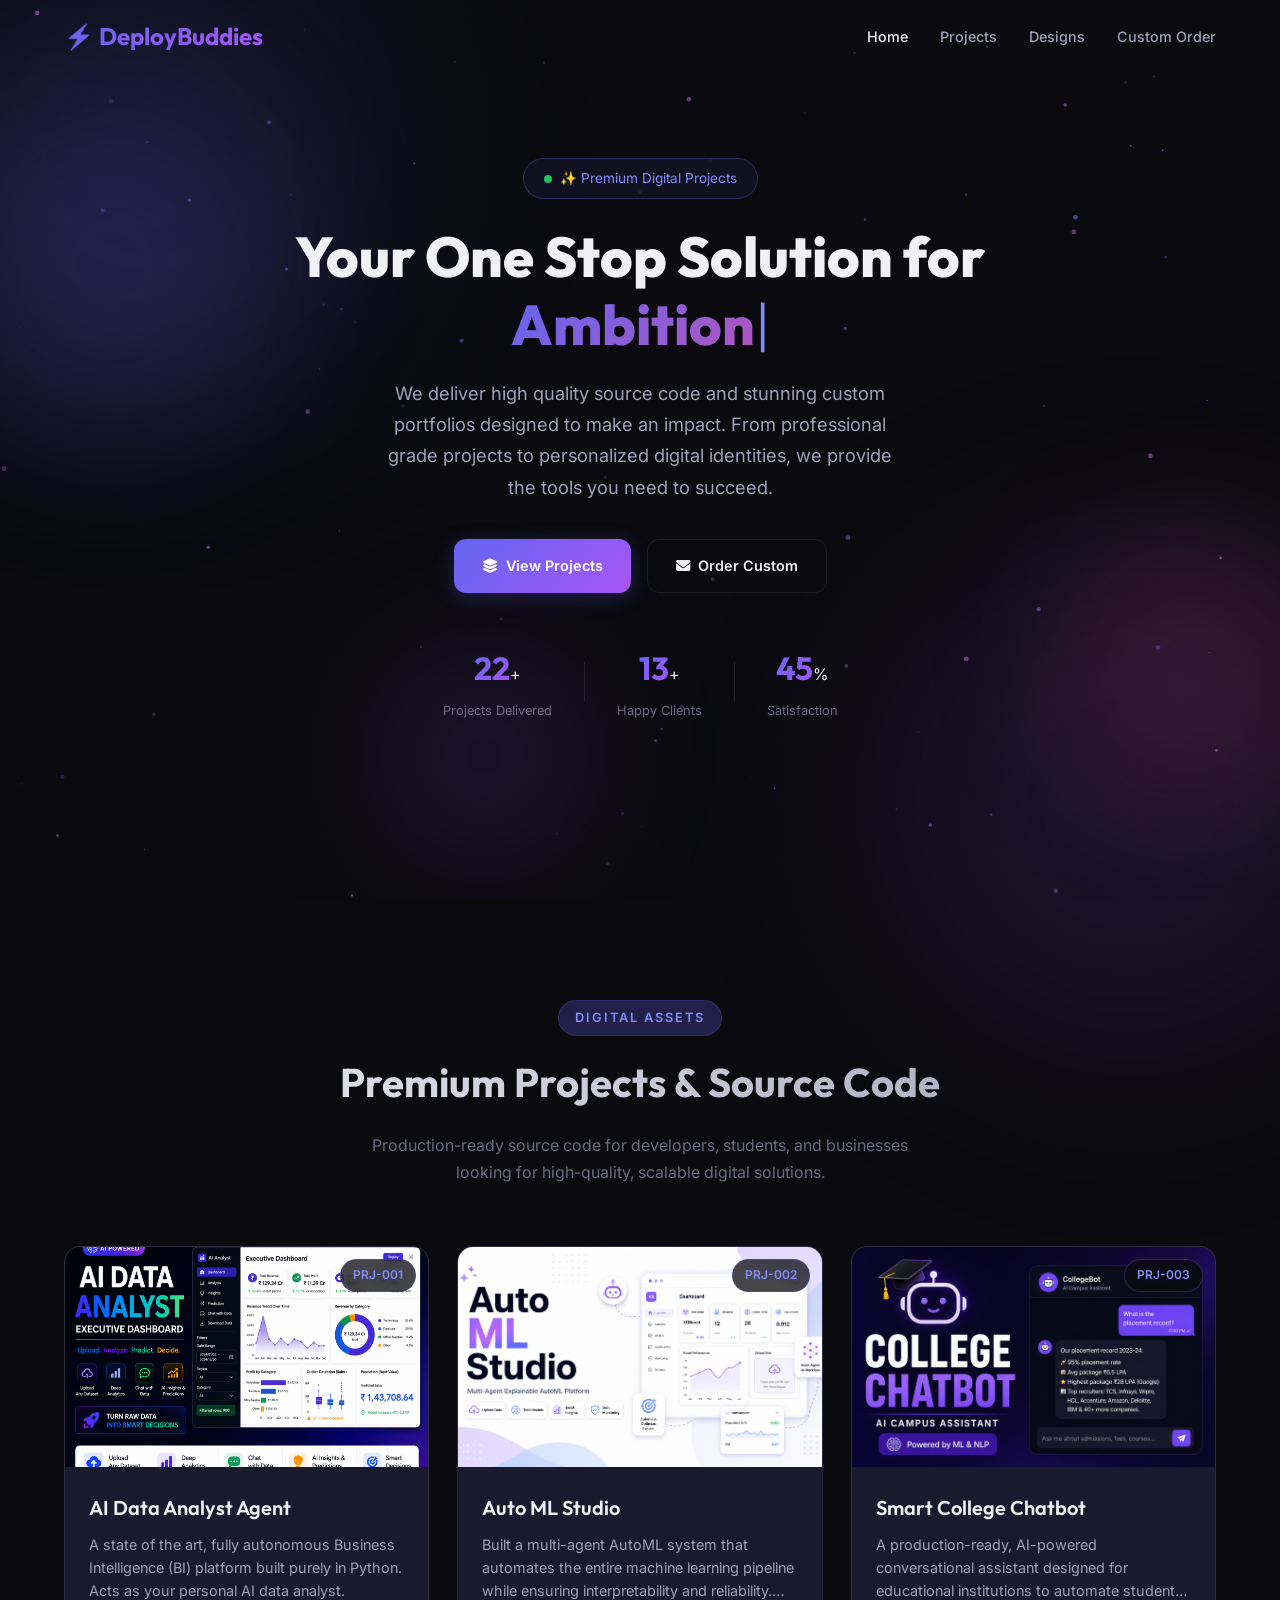
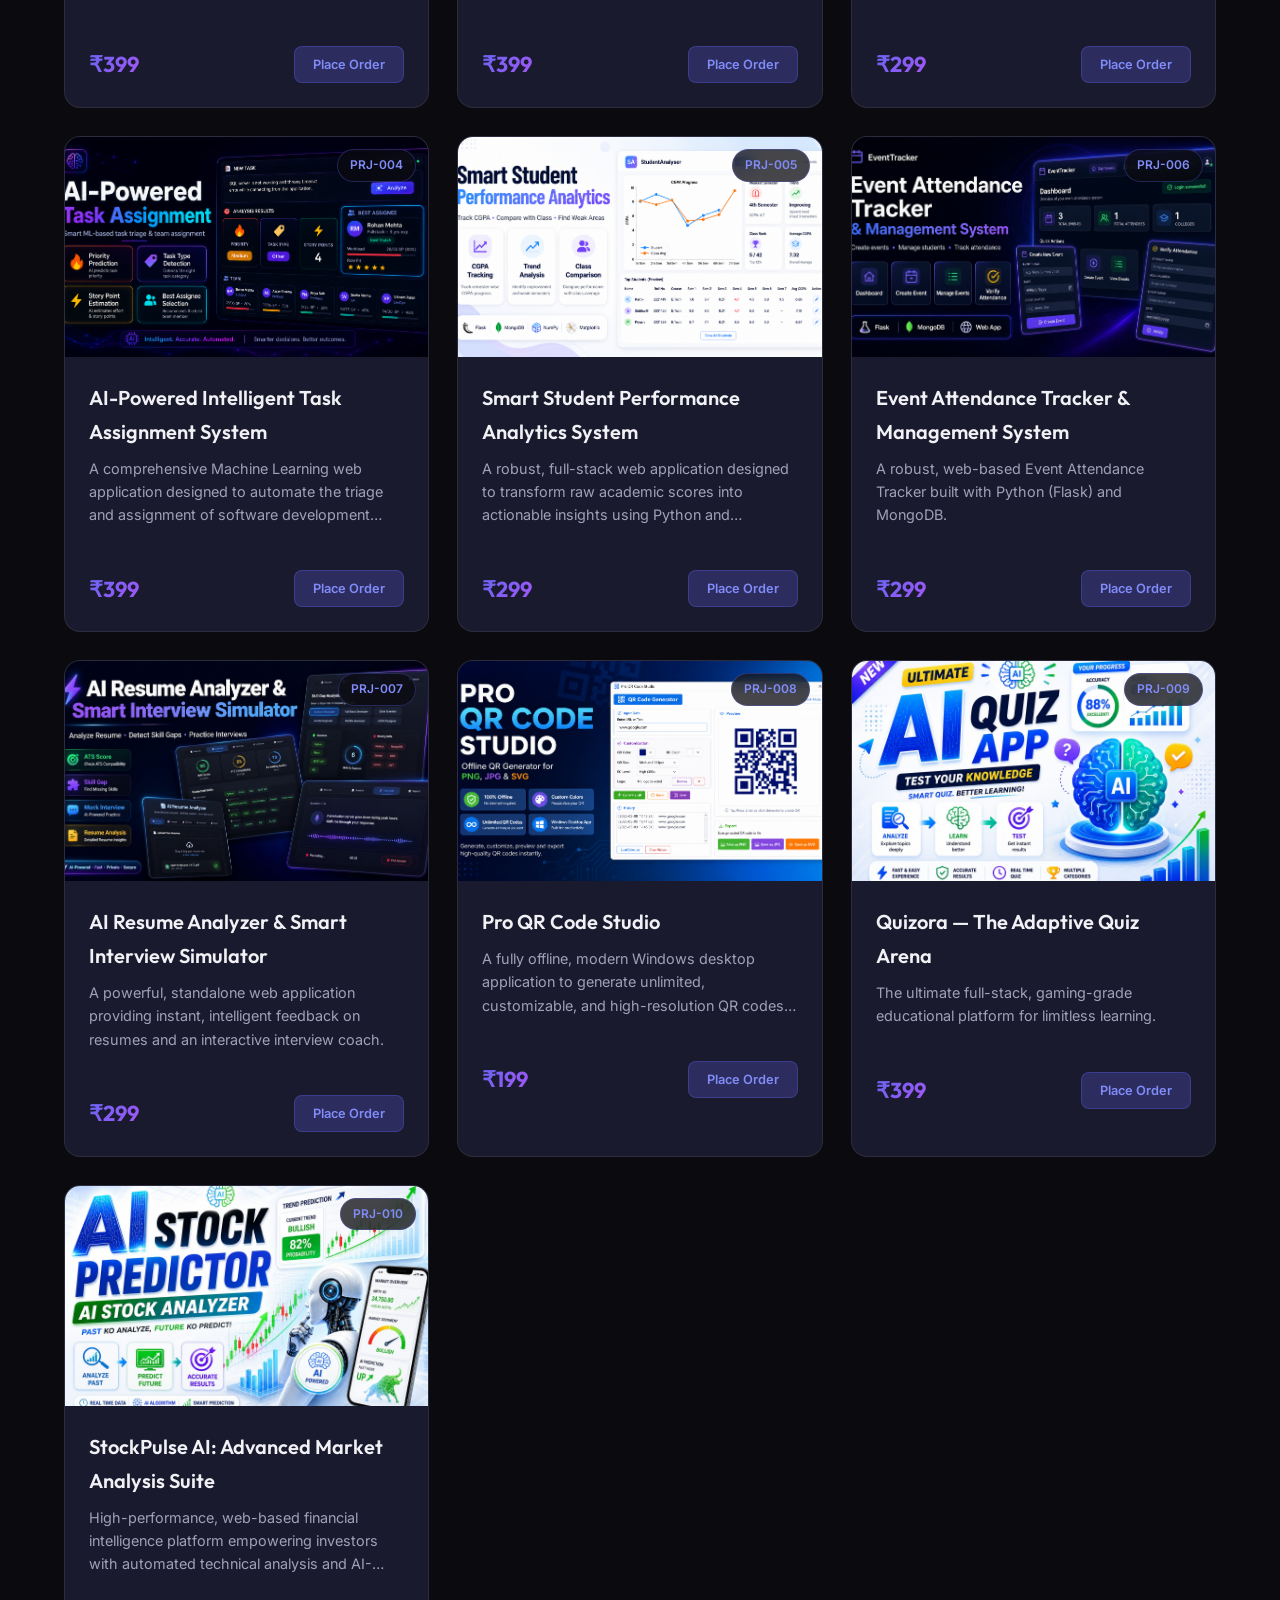
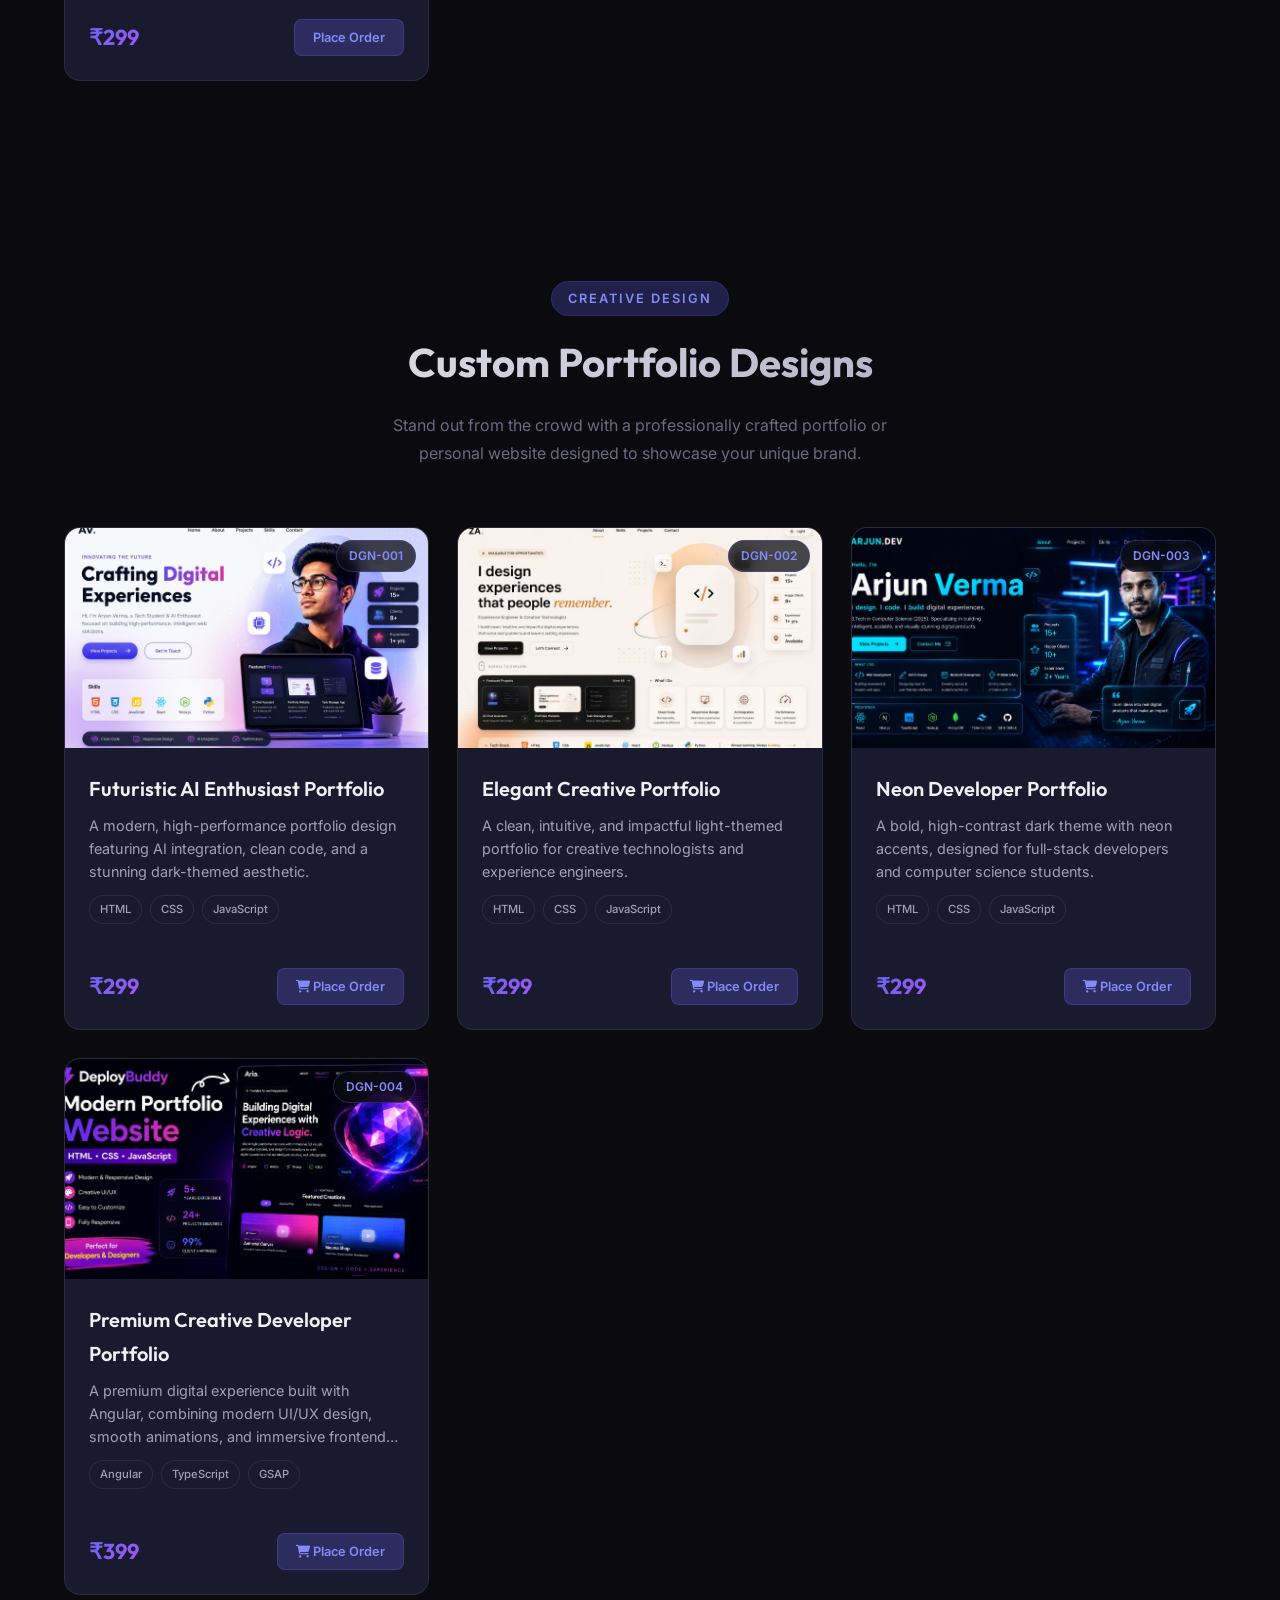
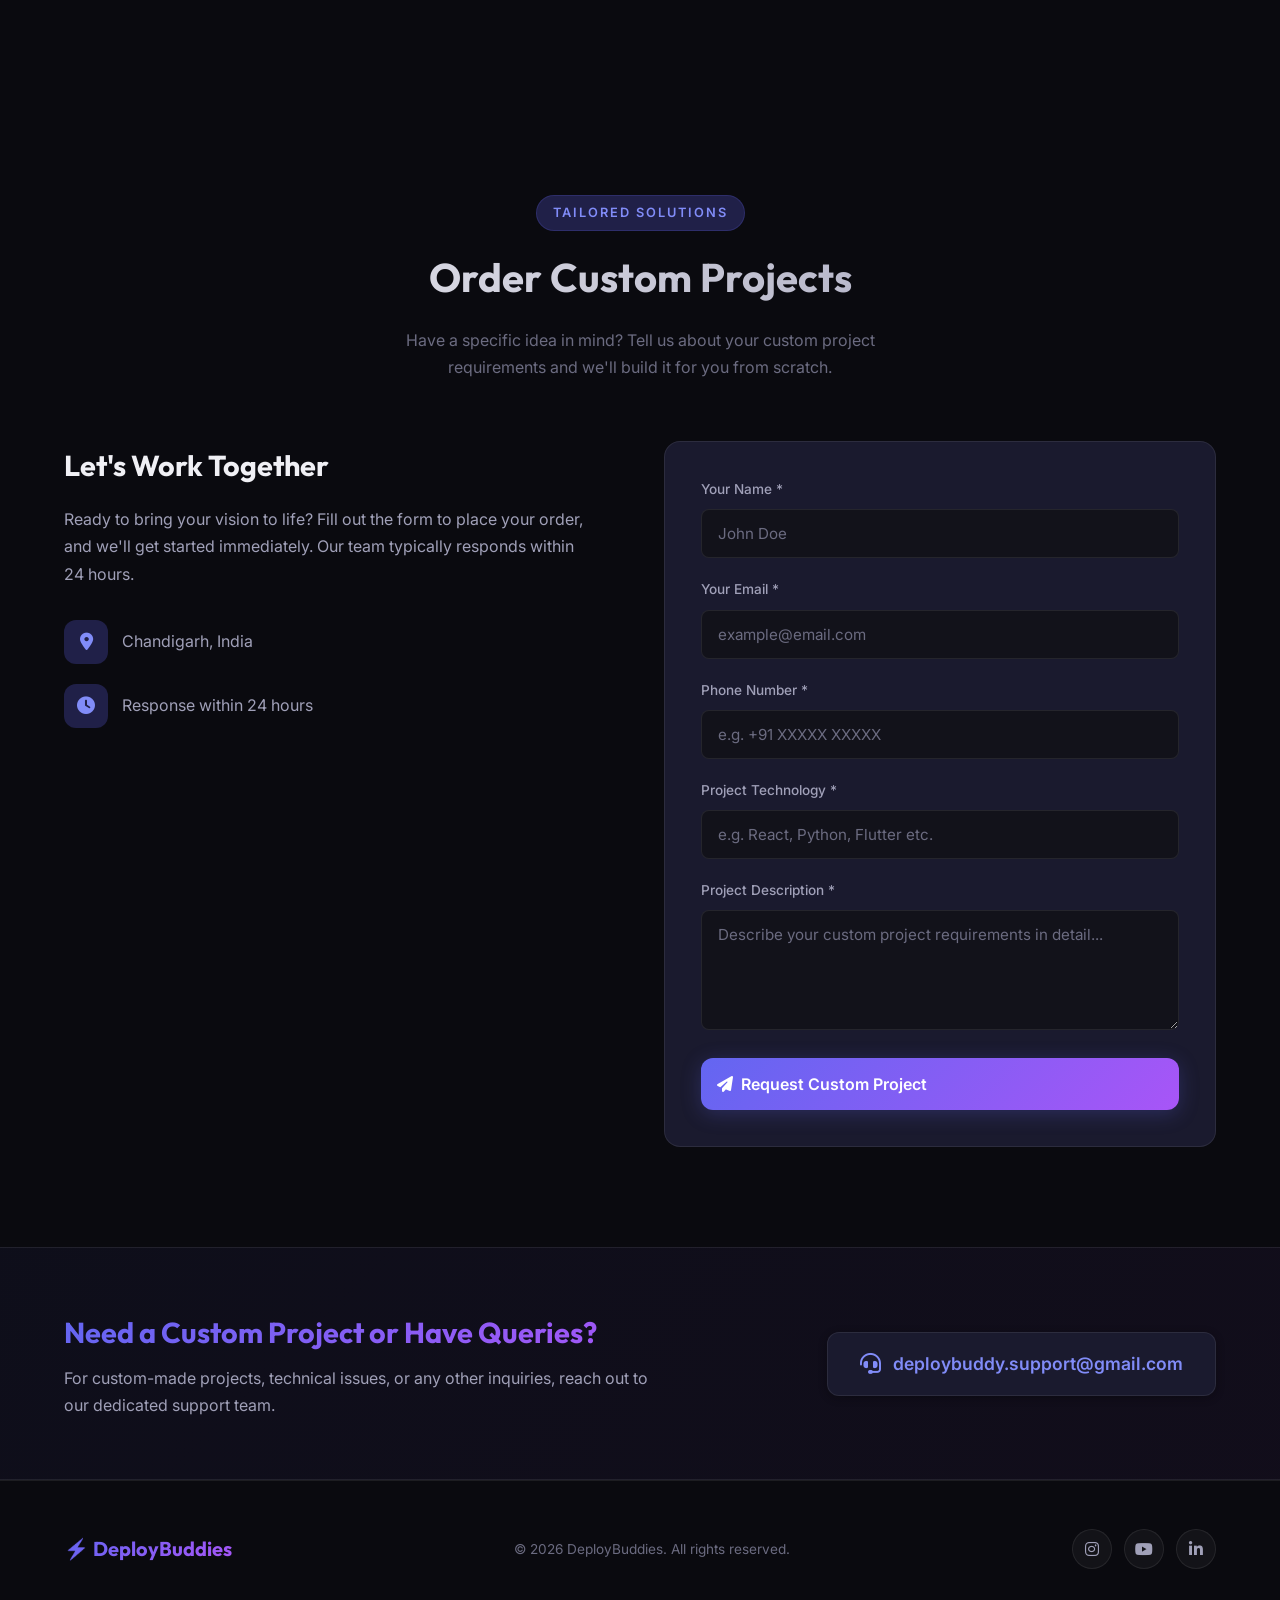
<file: index.html>
<!DOCTYPE html>
<html lang="en">

<head>
  <meta charset="UTF-8" />
  <meta name="viewport" content="width=device-width, initial-scale=1.0" />
  <meta name="description"
    content="Buy premium academic projects, source code, and custom portfolio designs at affordable prices." />
  <title>DeployBuddies — Buy Premium Projects & Custom Portfolios</title>

  <link rel="icon"
    href="data:image/svg+xml,<svg xmlns='http://www.w3.org/2000/svg' viewBox='0 0 100 100'><text y='.9em' font-size='90'>🚀</text></svg>" />

  <link rel="stylesheet" href="css/style.css" />

  <!-- Font Awesome for reliable icons -->
  <link rel="stylesheet" href="https://cdnjs.cloudflare.com/ajax/libs/font-awesome/6.5.1/css/all.min.css" />
</head>

<body>

  <!-- ============ BACKGROUND GLOW EFFECTS ============ -->
  <div class="bg-glow bg-glow--1"></div>
  <div class="bg-glow bg-glow--2"></div>

  <!-- ============ PARTICLE CANVAS (Futuristic Background) ============ -->
  <canvas id="particleCanvas"></canvas>

  <!-- ============ NAVBAR ============ -->
  <nav class="navbar" id="navbar">
    <div class="container">
      <a href="#" class="nav-logo">⚡ DeployBuddies</a>
      <ul class="nav-links" id="navLinks">
        <li><a href="#home">Home</a></li>
        <li><a href="#projects">Projects</a></li>
        <li><a href="#designs">Designs</a></li>
        <li><a href="#contact">Custom Order</a></li>
      </ul>
      <button class="nav-toggle" id="navToggle" aria-label="Toggle menu">
        <span></span><span></span><span></span>
      </button>
    </div>
  </nav>

  <!-- ============ HERO SECTION ============ -->
  <section class="hero section" id="home">
    <!-- Floating orbs for depth -->
    <div class="hero-orb hero-orb--1"></div>
    <div class="hero-orb hero-orb--2"></div>
    <div class="hero-orb hero-orb--3"></div>

    <div class="hero-content">
      <div class="hero-badge">
        <span class="hero-badge__dot"></span>
        ✨ Premium Digital Projects
      </div>
      <h1>Your One Stop Solution for <br><span class="gradient-text" id="typingTarget"></span><span
          class="typing-cursor">|</span>
      </h1>
      <p>We deliver high quality source code and stunning custom portfolios designed to make an impact. From
        professional grade projects to personalized digital identities, we provide the tools you need to succeed.</p>
      <div class="hero-buttons">
        <a href="#projects" class="btn btn-primary">
          <i class="fa-solid fa-layer-group"></i> View Projects
        </a>
        <a href="#contact" class="btn btn-outline">
          <i class="fa-solid fa-envelope"></i> Order Custom
        </a>
      </div>

      <!-- Stats bar -->
      <div class="hero-stats">
        <div class="hero-stat">
          <span class="hero-stat__number" data-target="50">0</span>+
          <span class="hero-stat__label">Projects Delivered</span>
        </div>
        <div class="hero-stat__divider"></div>
        <div class="hero-stat">
          <span class="hero-stat__number" data-target="30">0</span>+
          <span class="hero-stat__label">Happy Clients</span>
        </div>
        <div class="hero-stat__divider"></div>
        <div class="hero-stat">
          <span class="hero-stat__number" data-target="99">0</span>%
          <span class="hero-stat__label">Satisfaction</span>
        </div>
      </div>
    </div>
  </section>

  <!-- ============ PROJECTS SECTION ============ -->
  <section class="section" id="projects">
    <div class="container">
      <div class="section-header">
        <span class="section-label">Digital Assets</span>
        <h2 class="section-title">Premium Projects & Source Code</h2>
        <p class="section-desc">Production-ready source code for developers, students, and businesses looking for
          high-quality, scalable digital solutions.</p>
      </div>

      <div class="projects-grid">
        <!--
          PROJECT CARDS ARE AUTO-GENERATED from js/projects.js
          To add a new project, edit the PROJECTS array in js/projects.js
        -->
        <!-- Cards will be injected here by JavaScript -->
      </div>
    </div>
  </section>

  <!-- ============ DESIGNS SECTION ============ -->
  <section class="section" id="designs">
    <div class="container">
      <div class="section-header">
        <span class="section-label">Creative Design</span>
        <h2 class="section-title">Custom Portfolio Designs</h2>
        <p class="section-desc">Stand out from the crowd with a professionally crafted portfolio or personal website
          designed to showcase your unique brand.</p>
      </div>

      <div class="projects-grid designs-grid">
        <!-- Cards will be injected here by JavaScript -->
      </div>
    </div>
  </section>

  <!-- ============ CONTACT SECTION ============ -->
  <section class="section" id="contact">
    <div class="container">
      <div class="section-header">
        <span class="section-label">Tailored Solutions</span>
        <h2 class="section-title">Order Custom Projects</h2>
        <p class="section-desc">Have a specific idea in mind? Tell us about your custom project requirements and
          we'll build it for you from scratch.</p>
      </div>

      <div class="contact-wrapper">
        <!-- Left: Info -->
        <div class="contact-info">
          <h3>Let's Work Together</h3>
          <p>Ready to bring your vision to life? Fill out the form to place your order, and we'll get started
            immediately. Our team typically responds within 24 hours.</p>

          <div class="contact-detail">
            <div class="contact-detail__icon">
              <i class="fa-solid fa-location-dot" style="color:#818cf8"></i>
            </div>
            <span>Chandigarh, India</span>
          </div>

          <div class="contact-detail">
            <div class="contact-detail__icon">
              <i class="fa-solid fa-clock" style="color:#818cf8"></i>
            </div>
            <span>Response within 24 hours</span>
          </div>
        </div>

        <!-- Right: Form -->
        <div class="contact-form-card">
          <form id="contactForm" action="https://api.web3forms.com/submit" method="POST">
            <input type="hidden" name="access_key" value="f2153d8d-9d6e-4c2c-97e8-056cf482d0ee" />
            <input type="hidden" name="subject" value="New Custom Project Request from DeployBuddies!" />
            <input type="hidden" name="from_name" value="DeployBuddies Website" />

            <div class="form-group">
              <label for="customName">Your Name *</label>
              <input type="text" id="customName" name="name" placeholder="John Doe" required />
            </div>

            <div class="form-group">
              <label for="customEmail">Your Email *</label>
              <input type="email" id="customEmail" name="email" placeholder="example@email.com" required />
            </div>

            <div class="form-group">
              <label for="customPhone">Phone Number *</label>
              <input type="tel" id="customPhone" name="phone" placeholder="e.g. +91 XXXXX XXXXX" required />
            </div>

            <div class="form-group">
              <label for="projectTech">Project Technology *</label>
              <input type="text" id="projectTech" name="project_technology"
                placeholder="e.g. React, Python, Flutter etc." required />
            </div>

            <div class="form-group">
              <label for="customMessage">Project Description *</label>
              <textarea id="customMessage" name="message"
                placeholder="Describe your custom project requirements in detail..." required></textarea>
            </div>

            <button type="submit" class="btn btn-primary form-submit-btn">
              <i class="fa-solid fa-paper-plane"></i> Request Custom Project
            </button>
          </form>
        </div>
      </div>
    </div>
  </section>

  <!-- ============ SUPPORT SECTION ============ -->
  <section class="support-banner">
    <div class="container">
      <div class="support-content">
        <div class="support-text">
          <h3>Need a Custom Project or Have Queries?</h3>
          <p>For custom-made projects, technical issues, or any other inquiries, reach out to our dedicated support
            team.</p>
        </div>
        <a href="mailto:deploybuddy.support@gmail.com" class="support-email">
          <i class="fa-solid fa-headset"></i> deploybuddy.support@gmail.com
        </a>
      </div>
    </div>
  </section>

  <!-- ============ FOOTER ============ -->
  <footer class="footer">
    <div class="container">
      <div class="footer-content">
        <span class="footer-logo">⚡ DeployBuddies</span>
        <p class="footer-text">&copy; 2026 DeployBuddies. All rights reserved.</p>
        <div class="social-links">
          <a href="https://www.instagram.com/deploybuddy_01?utm_source=qr&igsh=MWFxYm02bm1xaGc2eA==" target="_blank"
            rel="noopener" aria-label="Instagram">
            <i class="fa-brands fa-instagram"></i>
          </a>
          <a href="https://www.youtube.com/@DeployBuddy" target="_blank" rel="noopener" aria-label="YouTube">
            <i class="fa-brands fa-youtube"></i>
          </a>
          <a href="https://www.linkedin.com/in/deploy-buddy-735727408?utm_source=share_via&utm_content=profile&utm_medium=member_android"
            target="_blank" rel="noopener" aria-label="LinkedIn">
            <i class="fa-brands fa-linkedin-in"></i>
          </a>
        </div>
      </div>
    </div>
  </footer>

  <!-- ============ SCRIPTS ============ -->
  <!-- ============ ORDER MODAL ============ -->
  <div class="modal-overlay" id="orderModalOverlay">
    <div class="order-modal">
      <span class="modal-close" id="closeOrderModal">&times;</span>
      <div class="modal-header">
        <h2 class="modal-title">Place Your Order</h2>
        <p class="modal-subtitle">Fill in the details below to complete your order for this project.</p>
      </div>
      <form class="modal-form" id="orderForm" action="https://api.web3forms.com/submit"
        method="POST">
        <input type="hidden" name="access_key" value="f2153d8d-9d6e-4c2c-97e8-056cf482d0ee" />
        <input type="hidden" name="subject" value="New Order Request from DeployBuddies!" id="orderSubject" />
        <input type="hidden" name="from_name" value="DeployBuddies Order" />

        <div class="form-group">
          <label for="orderName">Your Name *</label>
          <input type="text" id="orderName" name="name" placeholder="Enter your full name" required />
        </div>

        <div class="form-group">
          <label for="orderProjectName">Project Name / ID</label>
          <input type="text" id="orderProjectName" name="project_name" readonly
            style="background: var(--bg-glass); color: var(--text-muted); cursor: not-allowed;" />
        </div>

        <div class="form-group">
          <label for="orderEmail">Email Address *</label>
          <input type="email" id="orderEmail" name="email" placeholder="example@email.com" required />
        </div>

        <div class="form-group">
          <label for="orderPhone">Phone Number *</label>
          <input type="tel" id="orderPhone" name="phone" placeholder="e.g. +91 XXXXX XXXXX" required />
        </div>

        <div class="form-group">
          <label for="orderDescription">Any other Description (Optional)</label>
          <textarea id="orderDescription" name="description"
            placeholder="Any specific requirements or questions?"></textarea>
        </div>

        <button type="submit" class="btn btn-primary">
          <i class="fa-solid fa-cart-shopping"></i> Confirm Order
        </button>
      </form>
    </div>
  </div>

  <script src="js/projects.js"></script>
  <script src="js/designs.js"></script>
  <script src="js/script.js"></script>
</body>

</html>
</file>
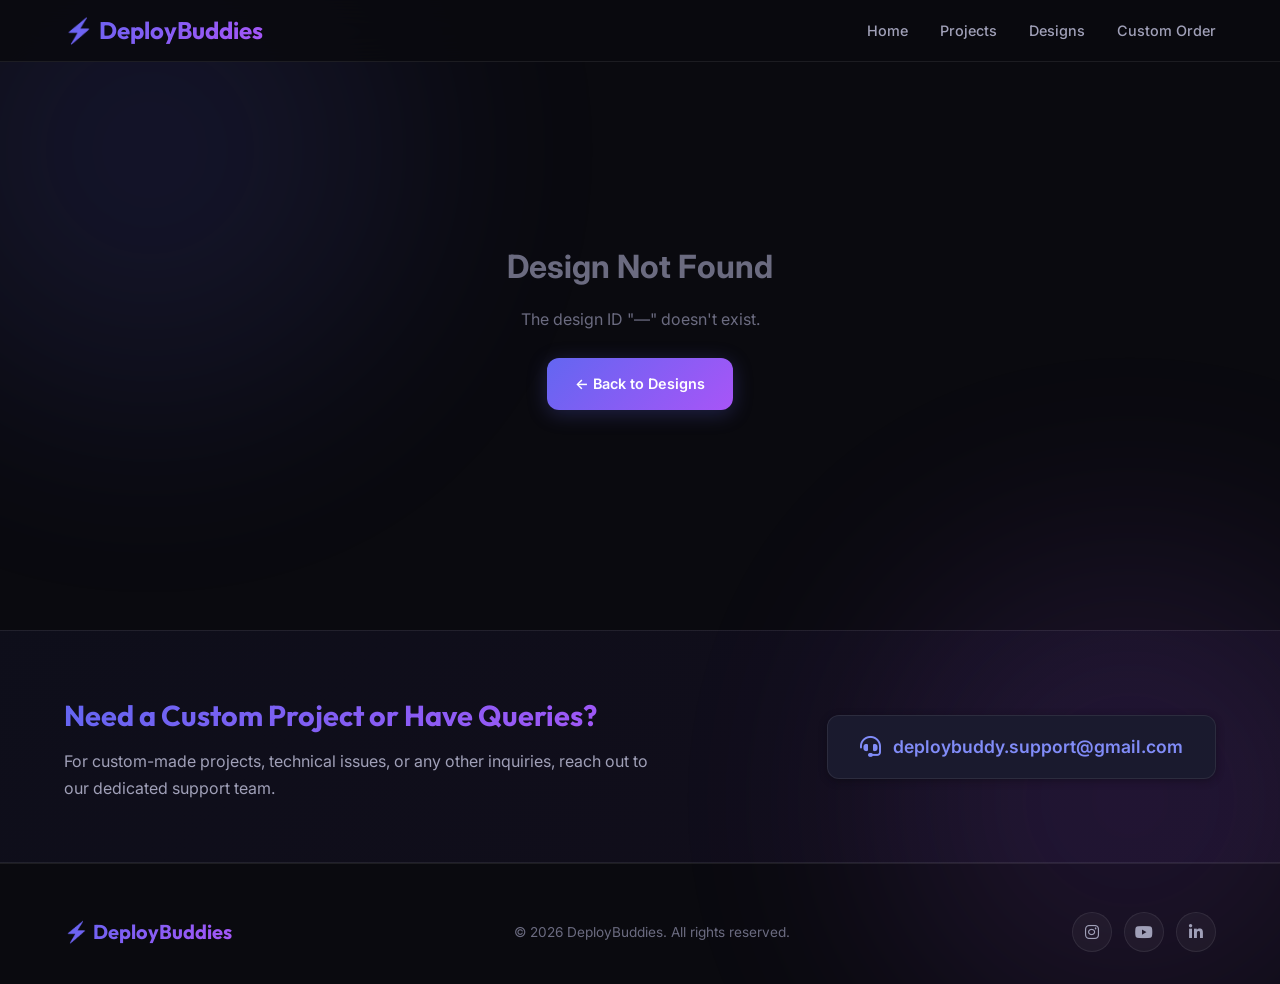
<file: design.html>
<!DOCTYPE html>
<html lang="en">

<head>
  <meta charset="UTF-8" />
  <meta name="viewport" content="width=device-width, initial-scale=1.0" />
  <meta name="description" content="Design details — view screenshots, features, and info." />
  <title>Design Details — DeployBuddies</title>

  <link rel="icon"
    href="data:image/svg+xml,<svg xmlns='http://www.w3.org/2000/svg' viewBox='0 0 100 100'><text y='.9em' font-size='90'>🚀</text></svg>" />

  <link rel="stylesheet" href="css/style.css" />
  <link rel="stylesheet" href="https://cdnjs.cloudflare.com/ajax/libs/font-awesome/6.5.1/css/all.min.css" />
</head>

<body>

  <!-- Background Glows -->
  <div class="bg-glow bg-glow--1"></div>
  <div class="bg-glow bg-glow--2"></div>

  <!-- Navbar -->
  <nav class="navbar scrolled" id="navbar">
    <div class="container">
      <a href="index.html" class="nav-logo">⚡ DeployBuddies</a>
      <ul class="nav-links" id="navLinks">
        <li><a href="index.html">Home</a></li>
        <li><a href="index.html#projects">Projects</a></li>
        <li><a href="index.html#designs">Designs</a></li>
        <li><a href="index.html#contact">Custom Order</a></li>
      </ul>
      <button class="nav-toggle" id="navToggle" aria-label="Toggle menu">
        <span></span><span></span><span></span>
      </button>
    </div>
  </nav>

  <!-- Main Detail Content (populated by JS) -->
  <main class="detail-page" id="detailPage">
    <div class="detail-loading" id="detailLoading">
      <div class="spinner"></div>
      <p>Loading design...</p>
    </div>
  </main>

  <!-- ============ SUPPORT SECTION ============ -->
  <section class="support-banner">
    <div class="container">
      <div class="support-content">
        <div class="support-text">
          <h3>Need a Custom Project or Have Queries?</h3>
          <p>For custom-made projects, technical issues, or any other inquiries, reach out to our dedicated support
            team.</p>
        </div>
        <a href="mailto:deploybuddy.support@gmail.com" class="support-email">
          <i class="fa-solid fa-headset"></i> deploybuddy.support@gmail.com
        </a>
      </div>
    </div>
  </section>

  <!-- ============ FOOTER ============ -->
  <footer class="footer">
    <div class="container">
      <div class="footer-content">
        <span class="footer-logo">⚡ DeployBuddies</span>
        <p class="footer-text">&copy; 2026 DeployBuddies. All rights reserved.</p>
        <div class="social-links">
          <a href="https://www.instagram.com/deploybuddy_01?utm_source=qr&igsh=MWFxYm02bm1xaGc2eA==" target="_blank"
            rel="noopener" aria-label="Instagram">
            <i class="fa-brands fa-instagram"></i>
          </a>
          <a href="https://www.youtube.com/@DeployBuddy" target="_blank" rel="noopener" aria-label="YouTube">
            <i class="fa-brands fa-youtube"></i>
          </a>
          <a href="https://www.linkedin.com/in/deploy-buddy-735727408?utm_source=share_via&utm_content=profile&utm_medium=member_android"
            target="_blank" rel="noopener" aria-label="LinkedIn">
            <i class="fa-brands fa-linkedin-in"></i>
          </a>
        </div>
      </div>
    </div>
  </footer>

  <div class="lightbox" id="lightbox">
    <span class="lightbox-close" id="lightboxClose">&times;</span>
    <img class="lightbox-content" id="lightboxImg">
  </div>

  <!-- Order Modal -->
  <div class="modal-overlay" id="orderModalOverlay">
    <div class="order-modal">
      <span class="modal-close" id="closeOrderModal">&times;</span>
      <div class="modal-header">
        <h2 class="modal-title">Place Your Order</h2>
        <p class="modal-subtitle">Fill in the details below to complete your order for this project.</p>
      </div>
      <form class="modal-form" id="orderForm" action="https://api.web3forms.com/submit" method="POST">
        <input type="hidden" name="access_key" value="f2153d8d-9d6e-4c2c-97e8-056cf482d0ee" />
        <input type="hidden" name="subject" value="New Order Request from DeployBuddies!" id="orderSubject" />
        <input type="hidden" name="from_name" value="DeployBuddies Order" />

        <div class="form-group">
          <label for="orderName">Your Name *</label>
          <input type="text" id="orderName" name="name" placeholder="Enter your full name" required />
        </div>

        <div class="form-group">
          <label for="orderProjectName">Project Name / ID</label>
          <input type="text" id="orderProjectName" name="project_name" readonly style="background: var(--bg-glass); color: var(--text-muted); cursor: not-allowed;" />
        </div>

        <div class="form-group">
          <label for="orderEmail">Email Address *</label>
          <input type="email" id="orderEmail" name="email" placeholder="example@email.com" required />
        </div>

        <div class="form-group">
          <label for="orderPhone">Phone Number *</label>
          <input type="tel" id="orderPhone" name="phone" placeholder="e.g. +91 XXXXX XXXXX" required />
        </div>

        <div class="form-group">
          <label for="orderDescription">Any other Description (Optional)</label>
          <textarea id="orderDescription" name="description" placeholder="Any specific requirements?"></textarea>
        </div>

        <button type="submit" class="btn btn-primary">
          <i class="fa-solid fa-cart-shopping"></i> Confirm Order
        </button>
      </form>
    </div>
  </div>

  <!-- Scripts -->
  <script src="js/designs.js"></script>
  <script>
    document.addEventListener('DOMContentLoaded', () => {

      // ── Mobile nav toggle ──
      const navToggle = document.querySelector('.nav-toggle');
      const navLinks = document.querySelector('.nav-links');
      navToggle.addEventListener('click', () => navLinks.classList.toggle('active'));
      navLinks.querySelectorAll('a').forEach(l => l.addEventListener('click', () => navLinks.classList.remove('active')));

      // ── Get project ID from URL ──
      const params = new URLSearchParams(window.location.search);
      const projectId = params.get('id');
      const project = DESIGNS.find(p => p.id === projectId);
      const detailPage = document.getElementById('detailPage');
      const loading = document.getElementById('detailLoading');

      if (!project) {
        loading.innerHTML = `
          <div style="text-align:center;padding:120px 24px;">
            <h2 style="font-size:2rem;margin-bottom:12px;">Design Not Found</h2>
            <p style="color:var(--text-muted);margin-bottom:24px;">The design ID "${projectId || '—'}" doesn't exist.</p>
            <a href="index.html#designs" class="btn btn-primary">← Back to Designs</a>
          </div>`;
        return;
      }

      // ── Update page title ──
      document.title = `${project.title} — DeployBuddies`;

      // ── Build the detail page ──
      detailPage.innerHTML = `
        <div class="container">

          <!-- Breadcrumb -->
          <div class="detail-breadcrumb">
            <a href="index.html">Home</a>
            <i class="fa-solid fa-chevron-right" style="font-size:10px"></i>
            <a href="index.html#designs">Designs</a>
            <i class="fa-solid fa-chevron-right" style="font-size:10px"></i>
            <span>${project.title}</span>
          </div>

          <!-- Top Section: Gallery + Info -->
          <div class="detail-top">

            <!-- Image Gallery -->
            <div class="detail-gallery">
              <div class="detail-gallery__main">
                <img src="${project.screenshots[0]}" alt="${project.title} screenshot" id="galleryMain" />
              </div>
              <div class="detail-gallery__thumbs" id="galleryThumbs">
                ${project.screenshots.map((src, i) => `
                  <button class="detail-gallery__thumb ${i === 0 ? 'active' : ''}" data-index="${i}">
                    <img src="${src}" alt="Screenshot ${i + 1}" />
                  </button>
                `).join('')}
              </div>
            </div>

            <!-- Project Info -->
            <div class="detail-info">
              <span class="detail-info__badge">${project.category}</span>
              <span class="detail-info__id">${project.id}</span>
              <h1 class="detail-info__title">${project.title}</h1>
              <p class="detail-info__desc">${project.fullDesc}</p>
              ${project.price ? `<div class="detail-info__price-row">
                <span class="detail-info__price">${project.price}</span>
              </div>` : ''}
              <div class="detail-info__actions">
                <button class="btn btn-primary detail-order-btn" data-pid="${project.id}" data-ptitle="${project.title}">
                  <i class="fa-solid fa-cart-shopping"></i> Place Order
                </button>
                <a href="index.html#designs" class="btn btn-outline">
                  <i class="fa-solid fa-arrow-left"></i> All Designs
                </a>
              </div>

              <!-- Tech Stack -->
              <div class="detail-info__tech">
                <h4>Tech Stack</h4>
                <div class="detail-tech-tags">
                  ${project.techStack.map(t => `<span class="tech-tag">${t}</span>`).join('')}
                </div>
              </div>
            </div>
          </div>

          <!-- Features Section -->
          <div class="detail-features" style="margin-top: 48px;">
            <h2 class="detail-features__title">
              <i class="fa-solid fa-star" style="color:#6366f1"></i>
              Design Highlights
            </h2>
            <div class="detail-features__grid">
              ${project.features.map(f => `
                <div class="feature-item">
                  <i class="fa-solid fa-check" style="color:#22c55e;flex-shrink:0"></i>
                  <span>${f}</span>
                </div>
              `).join('')}
            </div>
          </div>

          <!-- CTA Banner -->
          <div class="detail-cta">
            <div class="detail-cta__text">
              <h3>Love this layout?</h3>
              <p>Place your order now and we'll start building your personal portfolio based on this layout!</p>
            </div>
            <button class="btn btn-primary detail-order-btn" data-pid="${project.id}" data-ptitle="${project.title}">
              <i class="fa-solid fa-paper-plane"></i> Place Order
            </button>
          </div>

        </div>
      `;

      // ── Gallery thumbnail click ──
      const mainImg = document.getElementById('galleryMain');
      document.querySelectorAll('.detail-gallery__thumb').forEach(thumb => {
        thumb.addEventListener('click', () => {
          const idx = parseInt(thumb.dataset.index);
          mainImg.src = project.screenshots[idx];
          document.querySelectorAll('.detail-gallery__thumb').forEach(t => t.classList.remove('active'));
          thumb.classList.add('active');
        });
      });

      // ── Lightbox Logic ──
      const lightbox = document.getElementById('lightbox');
      const lightboxImg = document.getElementById('lightboxImg');
      const lightboxClose = document.getElementById('lightboxClose');

      mainImg.addEventListener('click', () => {
        lightbox.style.display = 'flex';
        setTimeout(() => lightbox.classList.add('show'), 10);
        lightboxImg.src = mainImg.src;
      });

      const closeLightbox = () => {
        lightbox.classList.remove('show');
        setTimeout(() => lightbox.style.display = 'none', 300);
      };

      lightboxClose.addEventListener('click', closeLightbox);
      lightbox.addEventListener('click', (e) => {
        if (e.target !== lightboxImg) {
          closeLightbox();
        }
      });

      // ── Modal Logic ──
      const modalOverlay = document.getElementById('orderModalOverlay');
      const closeBtn = document.getElementById('closeOrderModal');
      const orderForm = document.getElementById('orderForm');
      const orderProjectNameField = document.getElementById('orderProjectName');
      const orderSubjectField = document.getElementById('orderSubject');

      function openOrderModal(id, title) {
        if (!modalOverlay) return;
        if (orderProjectNameField) orderProjectNameField.value = `${title} (${id})`;
        if (orderSubjectField) orderSubjectField.value = `New Order Request: ${title} [${id}]`;
        modalOverlay.classList.add('show');
        document.body.style.overflow = 'hidden';
      }

      function closeOrderModal() {
        if (!modalOverlay) return;
        modalOverlay.classList.remove('show');
        document.body.style.overflow = '';
      }

      if (closeBtn) closeBtn.addEventListener('click', closeOrderModal);
      if (modalOverlay) {
        modalOverlay.addEventListener('click', (e) => {
          if (e.target === modalOverlay) closeOrderModal();
        });
      }

      // Submission is handled in script.js via AJAX

      document.addEventListener('click', (e) => {
        const btn = e.target.closest('.detail-order-btn');
        if (btn) {
          openOrderModal(btn.dataset.pid, btn.dataset.ptitle);
        }
      });
    });
  </script>

</body>

</html>
</file>
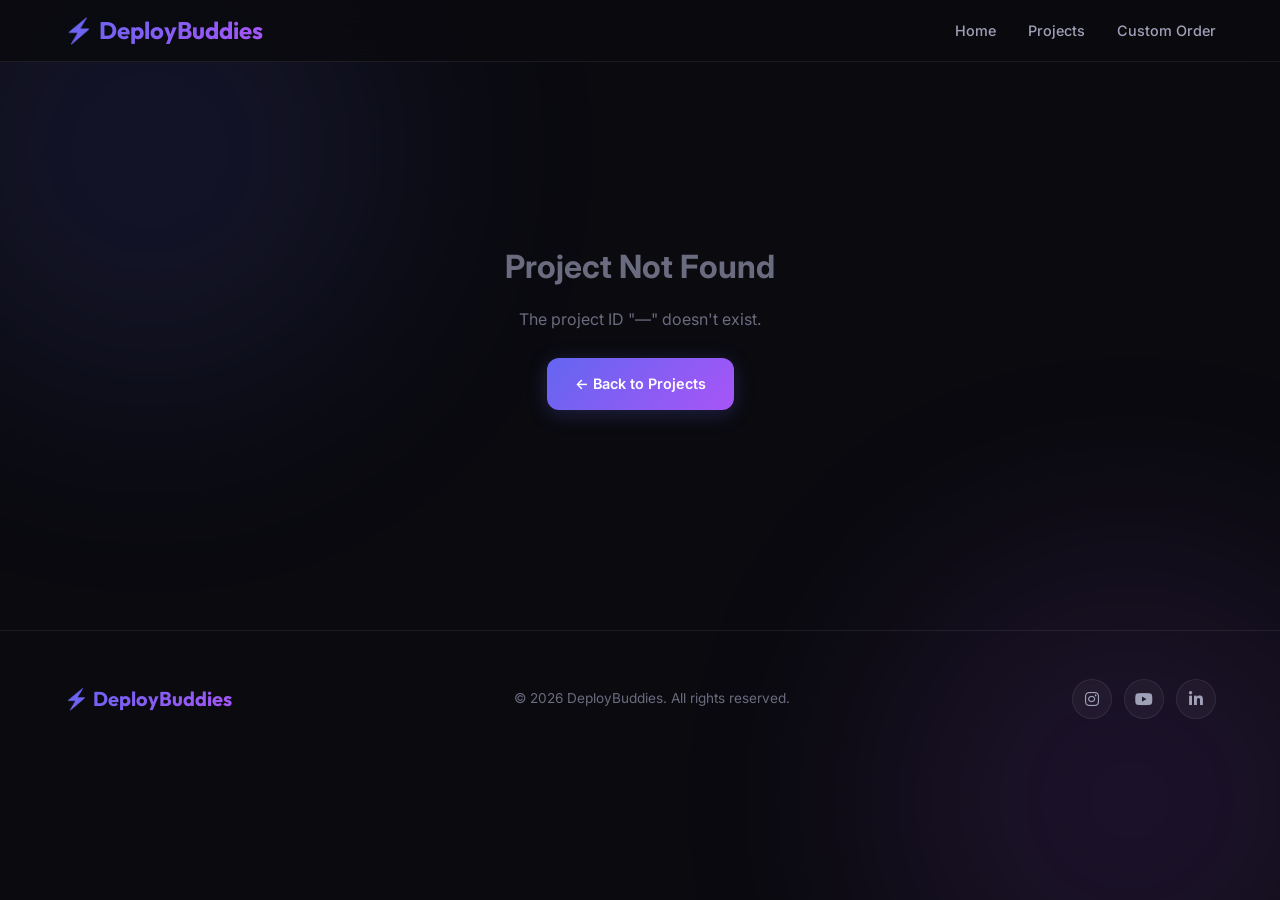
<file: project.html>
<!DOCTYPE html>
<html lang="en">

<head>
  <meta charset="UTF-8" />
  <meta name="viewport" content="width=device-width, initial-scale=1.0" />
  <meta name="description" content="Project details — view screenshots, features, and pricing." />
  <title>Project Details — DeployBuddies</title>

  <link rel="icon"
    href="data:image/svg+xml,<svg xmlns='http://www.w3.org/2000/svg' viewBox='0 0 100 100'><text y='.9em' font-size='90'>🚀</text></svg>" />

  <link rel="stylesheet" href="css/style.css" />
  <link rel="stylesheet" href="https://cdnjs.cloudflare.com/ajax/libs/font-awesome/6.5.1/css/all.min.css" />
</head>

<body>

  <!-- Background Glows -->
  <div class="bg-glow bg-glow--1"></div>
  <div class="bg-glow bg-glow--2"></div>

  <!-- Navbar -->
  <nav class="navbar scrolled" id="navbar">
    <div class="container">
      <a href="index.html" class="nav-logo">⚡ DeployBuddies</a>
      <ul class="nav-links" id="navLinks">
        <li><a href="index.html">Home</a></li>
        <li><a href="index.html#projects">Projects</a></li>
        <li><a href="index.html#contact">Custom Order</a></li>
      </ul>
      <button class="nav-toggle" id="navToggle" aria-label="Toggle menu">
        <span></span><span></span><span></span>
      </button>
    </div>
  </nav>

  <!-- Main Detail Content (populated by JS) -->
  <main class="detail-page" id="detailPage">
    <div class="detail-loading" id="detailLoading">
      <div class="spinner"></div>
      <p>Loading project...</p>
    </div>
  </main>

  <!-- Footer -->
  <footer class="footer">
    <div class="container">
      <div class="footer-content">
        <span class="footer-logo">⚡ DeployBuddies</span>
        <p class="footer-text">&copy; 2026 DeployBuddies. All rights reserved.</p>
        <div class="social-links">
          <a href="https://www.instagram.com/deploybuddy_01?utm_source=qr&igsh=MWFxYm02bm1xaGc2eA==" target="_blank"
            rel="noopener" aria-label="Instagram">
            <i class="fa-brands fa-instagram"></i>
          </a>
          <a href="https://www.youtube.com/@DeployBuddy" target="_blank" rel="noopener" aria-label="YouTube">
            <i class="fa-brands fa-youtube"></i>
          </a>
          <a href="https://www.linkedin.com/in/deploy-buddy-735727408?utm_source=share_via&utm_content=profile&utm_medium=member_android"
            target="_blank" rel="noopener" aria-label="LinkedIn">
            <i class="fa-brands fa-linkedin-in"></i>
          </a>
        </div>
      </div>
    </div>
  </footer>

  <!-- Lightbox Modal -->
  <div class="lightbox" id="lightbox">
    <span class="lightbox-close" id="lightboxClose">&times;</span>
    <img class="lightbox-content" id="lightboxImg">
  </div>

  <!-- Order Modal -->
  <div class="modal-overlay" id="orderModalOverlay">
    <div class="order-modal">
      <span class="modal-close" id="closeOrderModal">&times;</span>
      <div class="modal-header">
        <h2 class="modal-title">Place Your Order</h2>
        <p class="modal-subtitle">Fill in the details below to complete your order for this project.</p>
      </div>
      <form class="modal-form" id="orderForm" action="https://api.web3forms.com/submit" method="POST">
        <input type="hidden" name="access_key" value="f2153d8d-9d6e-4c2c-97e8-056cf482d0ee" />
        <input type="hidden" name="subject" value="New Order Request from DeployBuddies!" id="orderSubject" />
        <input type="hidden" name="from_name" value="DeployBuddies Order" />

        <div class="form-group">
          <label for="orderName">Your Name *</label>
          <input type="text" id="orderName" name="name" placeholder="Enter your full name" required />
        </div>

        <div class="form-group">
          <label for="orderProjectName">Project Name / ID</label>
          <input type="text" id="orderProjectName" name="project_name" readonly style="background: var(--bg-glass); color: var(--text-muted); cursor: not-allowed;" />
        </div>

        <div class="form-group">
          <label for="orderEmail">Email Address *</label>
          <input type="email" id="orderEmail" name="email" placeholder="example@email.com" required />
        </div>

        <div class="form-group">
          <label for="orderPhone">Phone Number *</label>
          <input type="tel" id="orderPhone" name="phone" placeholder="e.g. +91 XXXXX XXXXX" required />
        </div>

        <div class="form-group">
          <label for="orderDescription">Any other Description (Optional)</label>
          <textarea id="orderDescription" name="description" placeholder="Any specific requirements?"></textarea>
        </div>

        <button type="submit" class="btn btn-primary">
          <i class="fa-solid fa-cart-shopping"></i> Confirm Order
        </button>
      </form>
    </div>
  </div>

  <!-- Scripts -->
  <script src="js/projects.js"></script>
  <script>
    document.addEventListener('DOMContentLoaded', () => {

      // ── Mobile nav toggle ──
      const navToggle = document.querySelector('.nav-toggle');
      const navLinks = document.querySelector('.nav-links');
      navToggle.addEventListener('click', () => navLinks.classList.toggle('active'));
      navLinks.querySelectorAll('a').forEach(l => l.addEventListener('click', () => navLinks.classList.remove('active')));

      // ── Get project ID from URL ──
      const params = new URLSearchParams(window.location.search);
      const projectId = params.get('id');
      const project = PROJECTS.find(p => p.id === projectId);
      const detailPage = document.getElementById('detailPage');
      const loading = document.getElementById('detailLoading');

      if (!project) {
        loading.innerHTML = `
          <div style="text-align:center;padding:120px 24px;">
            <h2 style="font-size:2rem;margin-bottom:12px;">Project Not Found</h2>
            <p style="color:var(--text-muted);margin-bottom:24px;">The project ID "${projectId || '—'}" doesn't exist.</p>
            <a href="index.html" class="btn btn-primary">← Back to Projects</a>
          </div>`;
        return;
      }

      // ── Update page title ──
      document.title = `${project.title} — DeployBuddies`;

      // ── Build the detail page ──
      detailPage.innerHTML = `
        <div class="container">

          <!-- Breadcrumb -->
          <div class="detail-breadcrumb">
            <a href="index.html">Home</a>
            <i class="fa-solid fa-chevron-right" style="font-size:10px"></i>
            <a href="index.html#projects">Projects</a>
            <i class="fa-solid fa-chevron-right" style="font-size:10px"></i>
            <span>${project.title}</span>
          </div>

          <!-- Top Section: Gallery + Info -->
          <div class="detail-top">

            <!-- Image Gallery -->
            <div class="detail-gallery">
              <div class="detail-gallery__main">
                <img src="${project.screenshots[0]}" alt="${project.title} screenshot" id="galleryMain" />
              </div>
              <div class="detail-gallery__thumbs" id="galleryThumbs">
                ${project.screenshots.map((src, i) => `
                  <button class="detail-gallery__thumb ${i === 0 ? 'active' : ''}" data-index="${i}">
                    <img src="${src}" alt="Screenshot ${i + 1}" />
                  </button>
                `).join('')}
              </div>
            </div>

            <!-- Project Info -->
            <div class="detail-info">
              <span class="detail-info__badge">${project.category}</span>
              <span class="detail-info__id">${project.id}</span>
              <h1 class="detail-info__title">${project.title}</h1>
              <p class="detail-info__desc">${project.fullDesc}</p>
              <div class="detail-info__price-row">
                <span class="detail-info__price">${project.price}</span>
              </div>
              <div class="detail-info__actions">
                <button class="btn btn-primary detail-order-btn" data-pid="${project.id}" data-ptitle="${project.title}">
                  <i class="fa-solid fa-cart-shopping"></i> Place Order
                </button>
                ${project.demoVideo ? `
                <a href="${project.demoVideo}" target="_blank" rel="noopener" class="btn" style="background: #ef4444; color: white; border: 1px solid #ef4444;">
                  <i class="fa-brands fa-youtube"></i> Watch Demo
                </a>
                ` : ''}
                <a href="index.html#projects" class="btn btn-outline">
                  <i class="fa-solid fa-arrow-left"></i> All Projects
                </a>
              </div>

              <!-- Tech Stack -->
              <div class="detail-info__tech">
                <h4>Tech Stack</h4>
                <div class="detail-tech-tags">
                  ${project.techStack.map(t => `<span class="tech-tag">${t}</span>`).join('')}
                </div>
              </div>
            </div>
          </div>

          <!-- Problem Statement & Solution -->
          ${project.problemStatement ? `
          <div class="detail-content-section problem">
            <h2 class="detail-content-section__title">
              <i class="fa-solid fa-triangle-exclamation"></i>
              Problem Statement
            </h2>
            <div class="detail-content-section__body">${project.problemStatement}</div>
          </div>
          ` : ''}

          ${project.solution ? `
          <div class="detail-content-section solution">
            <h2 class="detail-content-section__title">
              <i class="fa-solid fa-lightbulb"></i>
              Solution & Approach
            </h2>
            <div class="detail-content-section__body">${project.solution}</div>
          </div>
          ` : ''}

          <!-- Features Section -->
          <div class="detail-features">
            <h2 class="detail-features__title">
              <i class="fa-solid fa-circle-check" style="color:#6366f1"></i>
              What's Included
            </h2>
            <div class="detail-features__grid">
              ${project.features.map(f => `
                <div class="feature-item">
                  <i class="fa-solid fa-check" style="color:#22c55e;flex-shrink:0"></i>
                  <span>${f}</span>
                </div>
              `).join('')}
            </div>
          </div>

          <!-- CTA Banner -->
          <div class="detail-cta">
            <div class="detail-cta__text">
              <h3>Ready to own this project?</h3>
              <p>Place your order now and we'll get in touch to finalize the delivery.</p>
            </div>
            <button class="btn btn-primary detail-order-btn" data-pid="${project.id}" data-ptitle="${project.title}">
              <i class="fa-solid fa-paper-plane"></i> Place Order
            </button>
          </div>

        </div>
      `;

      // ── Gallery thumbnail click ──
      const mainImg = document.getElementById('galleryMain');
      document.querySelectorAll('.detail-gallery__thumb').forEach(thumb => {
        thumb.addEventListener('click', () => {
          const idx = parseInt(thumb.dataset.index);
          mainImg.src = project.screenshots[idx];
          document.querySelectorAll('.detail-gallery__thumb').forEach(t => t.classList.remove('active'));
          thumb.classList.add('active');
        });
      });

      // ── Lightbox Logic ──
      const lightbox = document.getElementById('lightbox');
      const lightboxImg = document.getElementById('lightboxImg');
      const lightboxClose = document.getElementById('lightboxClose');

      mainImg.addEventListener('click', () => {
        lightbox.style.display = 'flex';
        // brief timeout to allow display:flex to apply before adding class for opacity transition
        setTimeout(() => lightbox.classList.add('show'), 10);
        lightboxImg.src = mainImg.src;
      });

      const closeLightbox = () => {
        lightbox.classList.remove('show');
        setTimeout(() => lightbox.style.display = 'none', 300);
      };

      lightboxClose.addEventListener('click', closeLightbox);
      lightbox.addEventListener('click', (e) => {
        if (e.target !== lightboxImg) {
          closeLightbox();
        }
      });

      // ── Modal Logic ──
      const modalOverlay = document.getElementById('orderModalOverlay');
      const closeBtn = document.getElementById('closeOrderModal');
      const orderForm = document.getElementById('orderForm');
      const orderProjectNameField = document.getElementById('orderProjectName');
      const orderSubjectField = document.getElementById('orderSubject');

      function openOrderModal(id, title) {
        if (!modalOverlay) return;
        if (orderProjectNameField) orderProjectNameField.value = `${title} (${id})`;
        if (orderSubjectField) orderSubjectField.value = `New Order Request: ${title} [${id}]`;
        modalOverlay.classList.add('show');
        document.body.style.overflow = 'hidden';
      }

      function closeOrderModal() {
        if (!modalOverlay) return;
        modalOverlay.classList.remove('show');
        document.body.style.overflow = '';
      }

      if (closeBtn) closeBtn.addEventListener('click', closeOrderModal);
      if (modalOverlay) {
        modalOverlay.addEventListener('click', (e) => {
          if (e.target === modalOverlay) closeOrderModal();
        });
      }

      // Submission is handled in script.js via AJAX

      document.addEventListener('click', (e) => {
        const btn = e.target.closest('.detail-order-btn');
        if (btn) {
          openOrderModal(btn.dataset.pid, btn.dataset.ptitle);
        }
      });
    });
  </script>

</body>

</html>
</file>
<file: css/style.css>
/* ============================================
   PROJECT SHOWCASE WEBSITE - STYLESHEET
   Modern, responsive design with dark theme
   ============================================ */

/* ---------- Google Fonts ---------- */
@import url('https://fonts.googleapis.com/css2?family=Inter:wght@300;400;500;600;700;800&family=Outfit:wght@400;500;600;700&display=swap');

/* ---------- CSS Variables (Design Tokens) ---------- */
:root {
  --bg-primary: #0a0a0f;
  --bg-secondary: #12121a;
  --bg-card: #1a1a2e;
  --bg-card-hover: #1e1e35;
  --bg-glass: rgba(255, 255, 255, 0.04);
  --border-color: rgba(255, 255, 255, 0.08);
  --border-glow: rgba(99, 102, 241, 0.4);
  --text-primary: #f0f0f5;
  --text-secondary: #a0a0b8;
  --text-muted: #6b6b80;
  --accent: #6366f1;
  --accent-light: #818cf8;
  --accent-dark: #4f46e5;
  --accent-glow: rgba(99, 102, 241, 0.25);
  --success: #22c55e;
  --gradient-1: linear-gradient(135deg, #6366f1, #a855f7);
  --gradient-2: linear-gradient(135deg, #6366f1 0%, #ec4899 100%);
  --shadow-sm: 0 2px 8px rgba(0, 0, 0, 0.3);
  --shadow-md: 0 8px 24px rgba(0, 0, 0, 0.4);
  --shadow-lg: 0 16px 48px rgba(0, 0, 0, 0.5);
  --shadow-glow: 0 0 30px rgba(99, 102, 241, 0.15);
  --radius-sm: 8px;
  --radius-md: 12px;
  --radius-lg: 16px;
  --radius-xl: 24px;
  --font-body: 'Inter', sans-serif;
  --font-heading: 'Outfit', sans-serif;
  --transition: 0.3s cubic-bezier(0.4, 0, 0.2, 1);
  --max-width: 1200px;
}

/* ---------- Reset & Base ---------- */
*, *::before, *::after {
  margin: 0;
  padding: 0;
  box-sizing: border-box;
}

html {
  scroll-behavior: smooth;
  scroll-padding-top: 80px;
}

body {
  font-family: var(--font-body);
  background-color: var(--bg-primary);
  color: var(--text-primary);
  line-height: 1.7;
  overflow-x: hidden;
  -webkit-font-smoothing: antialiased;
}

a {
  text-decoration: none;
  color: inherit;
}

img {
  max-width: 100%;
  display: block;
}

ul { list-style: none; }

/* ---------- Background Glow Effects ---------- */
.bg-glow {
  position: fixed;
  width: 500px;
  height: 500px;
  border-radius: 50%;
  filter: blur(120px);
  opacity: 0.12;
  pointer-events: none;
  z-index: 0;
}

.bg-glow--1 {
  top: -100px;
  left: -100px;
  background: #6366f1;
}

.bg-glow--2 {
  bottom: -150px;
  right: -100px;
  background: #a855f7;
}

/* ---------- Navbar ---------- */
.navbar {
  position: fixed;
  top: 0;
  left: 0;
  width: 100%;
  z-index: 1000;
  padding: 16px 0;
  transition: var(--transition);
  background: transparent;
}

.navbar.scrolled {
  background: rgba(10, 10, 15, 0.85);
  backdrop-filter: blur(16px);
  border-bottom: 1px solid var(--border-color);
  padding: 10px 0;
}

.navbar .container {
  display: flex;
  align-items: center;
  justify-content: space-between;
}

.nav-logo {
  font-family: var(--font-heading);
  font-size: 1.5rem;
  font-weight: 700;
  background: var(--gradient-1);
  -webkit-background-clip: text;
  -webkit-text-fill-color: transparent;
  background-clip: text;
}

.nav-links {
  display: flex;
  gap: 32px;
  align-items: center;
}

.nav-links a {
  font-size: 0.9rem;
  font-weight: 500;
  color: var(--text-secondary);
  transition: var(--transition);
  position: relative;
}

.nav-links a::after {
  content: '';
  position: absolute;
  bottom: -4px;
  left: 0;
  width: 0;
  height: 2px;
  background: var(--gradient-1);
  border-radius: 2px;
  transition: var(--transition);
}

.nav-links a:hover {
  color: var(--text-primary);
}

.nav-links a:hover::after {
  width: 100%;
}

.nav-toggle {
  display: none;
  flex-direction: column;
  gap: 5px;
  cursor: pointer;
  background: none;
  border: none;
  padding: 4px;
}

.nav-toggle span {
  width: 24px;
  height: 2px;
  background: var(--text-primary);
  border-radius: 2px;
  transition: var(--transition);
}

/* ---------- Container ---------- */
.container {
  max-width: var(--max-width);
  margin: 0 auto;
  padding: 0 24px;
}

/* ---------- Section ---------- */
.section {
  padding: 100px 0;
  position: relative;
  z-index: 1;
}

.section-header {
  text-align: center;
  margin-bottom: 60px;
}

.section-label {
  display: inline-block;
  font-size: 0.8rem;
  font-weight: 600;
  letter-spacing: 2px;
  text-transform: uppercase;
  color: var(--accent-light);
  margin-bottom: 12px;
  padding: 6px 16px;
  background: var(--accent-glow);
  border-radius: 20px;
  border: 1px solid rgba(99, 102, 241, 0.2);
}

.section-title {
  font-family: var(--font-heading);
  font-size: 2.5rem;
  font-weight: 700;
  margin-bottom: 16px;
  background: linear-gradient(to right, var(--text-primary), var(--text-secondary));
  -webkit-background-clip: text;
  -webkit-text-fill-color: transparent;
  background-clip: text;
}

.section-desc {
  color: var(--text-muted);
  max-width: 550px;
  margin: 0 auto;
  font-size: 1rem;
}

/* ---------- Particle Canvas ---------- */
#particleCanvas {
  position: fixed;
  top: 0;
  left: 0;
  width: 100%;
  height: 100%;
  z-index: 0;
  pointer-events: none;
}

/* ---------- Hero ---------- */
.hero {
  min-height: 100vh;
  display: flex;
  align-items: center;
  justify-content: center;
  text-align: center;
  padding-top: 80px;
  position: relative;
  z-index: 1;
  overflow: hidden;
}

/* Floating orbs */
.hero-orb {
  position: absolute;
  border-radius: 50%;
  filter: blur(80px);
  opacity: 0.18;
  pointer-events: none;
  animation: floatOrb 8s ease-in-out infinite;
}

.hero-orb--1 {
  width: 350px;
  height: 350px;
  background: #6366f1;
  top: 10%;
  left: -5%;
  animation-delay: 0s;
}

.hero-orb--2 {
  width: 250px;
  height: 250px;
  background: #ec4899;
  top: 60%;
  right: -3%;
  animation-delay: -3s;
}

.hero-orb--3 {
  width: 200px;
  height: 200px;
  background: #a855f7;
  bottom: 5%;
  left: 30%;
  animation-delay: -5s;
}

@keyframes floatOrb {
  0%, 100% { transform: translate(0, 0) scale(1); }
  25% { transform: translate(30px, -20px) scale(1.05); }
  50% { transform: translate(-20px, 15px) scale(0.95); }
  75% { transform: translate(15px, 25px) scale(1.02); }
}

.hero-content {
  max-width: 750px;
  position: relative;
  z-index: 2;
}

/* Badge with pulse dot */
.hero-badge {
  display: inline-flex;
  align-items: center;
  gap: 8px;
  font-size: 0.85rem;
  color: var(--accent-light);
  border: 1px solid rgba(99, 102, 241, 0.3);
  background: rgba(99, 102, 241, 0.08);
  padding: 8px 20px;
  border-radius: 30px;
  margin-bottom: 24px;
  animation: fadeInUp 0.6s ease forwards;
  backdrop-filter: blur(10px);
}

.hero-badge__dot {
  width: 8px;
  height: 8px;
  border-radius: 50%;
  background: #22c55e;
  animation: pulseDot 2s ease-in-out infinite;
}

@keyframes pulseDot {
  0%, 100% { opacity: 1; box-shadow: 0 0 0 0 rgba(34, 197, 94, 0.5); }
  50% { opacity: 0.7; box-shadow: 0 0 0 8px rgba(34, 197, 94, 0); }
}

.hero h1 {
  font-family: var(--font-heading);
  font-size: 3.5rem;
  font-weight: 800;
  line-height: 1.2;
  margin-bottom: 20px;
  animation: fadeInUp 0.6s ease 0.1s forwards;
  opacity: 0;
}

.hero h1 .gradient-text {
  background: var(--gradient-2);
  -webkit-background-clip: text;
  -webkit-text-fill-color: transparent;
  background-clip: text;
  background-size: 200% auto;
  animation: shimmerGradient 3s linear infinite;
}

@keyframes shimmerGradient {
  0% { background-position: 0% center; }
  100% { background-position: 200% center; }
}

/* Typing cursor */
.typing-cursor {
  font-weight: 300;
  color: var(--accent-light);
  animation: blink 0.8s step-end infinite;
}

@keyframes blink {
  0%, 100% { opacity: 1; }
  50% { opacity: 0; }
}

.hero p {
  font-size: 1.15rem;
  color: var(--text-secondary);
  margin-bottom: 36px;
  max-width: 520px;
  margin-left: auto;
  margin-right: auto;
  animation: fadeInUp 0.6s ease 0.2s forwards;
  opacity: 0;
}

.hero-buttons {
  display: flex;
  gap: 16px;
  justify-content: center;
  flex-wrap: wrap;
  animation: fadeInUp 0.6s ease 0.3s forwards;
  opacity: 0;
}

/* Stats bar */
.hero-stats {
  display: flex;
  align-items: center;
  justify-content: center;
  gap: 32px;
  margin-top: 48px;
  animation: fadeInUp 0.6s ease 0.5s forwards;
  opacity: 0;
}

.hero-stat {
  text-align: center;
}

.hero-stat__number {
  font-family: var(--font-heading);
  font-size: 2rem;
  font-weight: 700;
  background: var(--gradient-1);
  -webkit-background-clip: text;
  -webkit-text-fill-color: transparent;
  background-clip: text;
}

.hero-stat__label {
  display: block;
  font-size: 0.8rem;
  color: var(--text-muted);
  margin-top: 4px;
}

.hero-stat__divider {
  width: 1px;
  height: 40px;
  background: var(--border-color);
}

/* ---------- Buttons ---------- */
.btn {
  display: inline-flex;
  align-items: center;
  gap: 8px;
  padding: 14px 28px;
  font-size: 0.9rem;
  font-weight: 600;
  font-family: var(--font-body);
  border-radius: var(--radius-md);
  border: none;
  cursor: pointer;
  transition: var(--transition);
}

.btn-primary {
  background: var(--gradient-1);
  color: #fff;
  box-shadow: 0 4px 20px var(--accent-glow);
}

.btn-primary:hover {
  transform: translateY(-2px);
  box-shadow: 0 8px 30px var(--accent-glow);
}

.btn-outline {
  background: transparent;
  color: var(--text-primary);
  border: 1px solid var(--border-color);
}

.btn-outline:hover {
  border-color: var(--accent);
  background: var(--accent-glow);
  transform: translateY(-2px);
}

/* ---------- Project Cards Grid ---------- */
.projects-grid {
  display: grid;
  grid-template-columns: repeat(auto-fill, minmax(340px, 1fr));
  gap: 28px;
}

/* ---------- Project Card ---------- */
.project-card {
  background: var(--bg-card);
  border-radius: var(--radius-lg);
  border: 1px solid var(--border-color);
  overflow: hidden;
  transition: var(--transition);
  opacity: 0;
  transform: translateY(30px);
}

.project-card.visible {
  opacity: 1;
  transform: translateY(0);
}

.project-card:hover {
  border-color: var(--border-glow);
  transform: translateY(-6px);
  box-shadow: var(--shadow-glow);
}

.project-card__image {
  width: 100%;
  height: 220px;
  object-fit: cover;
  transition: var(--transition);
}

.project-card:hover .project-card__image {
  transform: scale(1.03);
}

.project-card__image-wrapper {
  overflow: hidden;
  position: relative;
}

.project-card__id-badge {
  position: absolute;
  top: 12px;
  right: 12px;
  background: rgba(10, 10, 15, 0.75);
  backdrop-filter: blur(8px);
  color: var(--accent-light);
  font-size: 0.75rem;
  font-weight: 600;
  padding: 5px 12px;
  border-radius: 20px;
  border: 1px solid rgba(99, 102, 241, 0.3);
}

.project-card__body {
  padding: 24px;
}

.project-card__title {
  font-family: var(--font-heading);
  font-size: 1.25rem;
  font-weight: 600;
  margin-bottom: 8px;
}

.project-card__desc {
  font-size: 0.9rem;
  color: var(--text-secondary);
  margin-bottom: 20px;
  line-height: 1.6;
  display: -webkit-box;
  -webkit-line-clamp: 3;
  -webkit-box-orient: vertical;
  overflow: hidden;
}

.project-card__footer {
  display: flex;
  align-items: center;
  justify-content: space-between;
  gap: 12px;
}

.project-card__price {
  font-family: var(--font-heading);
  font-size: 1.35rem;
  font-weight: 700;
  background: var(--gradient-1);
  -webkit-background-clip: text;
  -webkit-text-fill-color: transparent;
  background-clip: text;
}

.project-card__btn {
  padding: 10px 18px;
  font-size: 0.8rem;
  border-radius: var(--radius-sm);
  background: var(--accent-glow);
  color: var(--accent-light);
  border: 1px solid rgba(99, 102, 241, 0.3);
  font-weight: 600;
  cursor: pointer;
  font-family: var(--font-body);
  transition: var(--transition);
  white-space: nowrap;
}

.project-card__btn:hover {
  background: var(--accent);
  color: #fff;
  transform: translateY(-1px);
}

/* ---------- Contact Section ---------- */
.contact-wrapper {
  display: grid;
  grid-template-columns: 1fr 1fr;
  gap: 48px;
  align-items: start;
}

.contact-info {
  padding-right: 24px;
}

.contact-info h3 {
  font-family: var(--font-heading);
  font-size: 1.8rem;
  font-weight: 700;
  margin-bottom: 16px;
}

.contact-info p {
  color: var(--text-secondary);
  margin-bottom: 32px;
  line-height: 1.7;
}

.contact-detail {
  display: flex;
  align-items: center;
  gap: 14px;
  margin-bottom: 20px;
  color: var(--text-secondary);
}

.contact-detail__icon {
  width: 44px;
  height: 44px;
  border-radius: var(--radius-md);
  background: var(--accent-glow);
  display: flex;
  align-items: center;
  justify-content: center;
  font-size: 1.1rem;
  flex-shrink: 0;
}

.contact-form-card {
  background: var(--bg-card);
  border: 1px solid var(--border-color);
  border-radius: var(--radius-lg);
  padding: 36px;
}

.form-group {
  margin-bottom: 20px;
}

.form-group label {
  display: block;
  font-size: 0.85rem;
  font-weight: 500;
  margin-bottom: 8px;
  color: var(--text-secondary);
}

.form-group input,
.form-group textarea {
  width: 100%;
  padding: 14px 16px;
  font-size: 0.95rem;
  font-family: var(--font-body);
  background: var(--bg-secondary);
  border: 1px solid var(--border-color);
  border-radius: var(--radius-sm);
  color: var(--text-primary);
  transition: var(--transition);
  outline: none;
}

.form-group input:focus,
.form-group textarea:focus {
  border-color: var(--accent);
  box-shadow: 0 0 0 3px var(--accent-glow);
}

.form-group textarea {
  resize: vertical;
  min-height: 120px;
}

.form-group input::placeholder,
.form-group textarea::placeholder {
  color: var(--text-muted);
}

.form-submit-btn {
  width: 100%;
  padding: 16px;
  font-size: 1rem;
}

/* Success toast */
.toast {
  position: fixed;
  bottom: 30px;
  right: 30px;
  background: var(--bg-card);
  border: 1px solid rgba(34, 197, 94, 0.4);
  color: var(--success);
  padding: 16px 28px;
  border-radius: var(--radius-md);
  font-weight: 500;
  box-shadow: var(--shadow-lg);
  transform: translateY(100px);
  opacity: 0;
  transition: var(--transition);
  z-index: 9999;
}

.toast.show {
  transform: translateY(0);
  opacity: 1;
}

/* ---------- Footer ---------- */
.footer {
  border-top: 1px solid var(--border-color);
  padding: 48px 0 32px;
  position: relative;
  z-index: 1;
}

.footer-content {
  display: flex;
  align-items: center;
  justify-content: space-between;
  flex-wrap: wrap;
  gap: 20px;
}

.footer-logo {
  font-family: var(--font-heading);
  font-size: 1.25rem;
  font-weight: 700;
  background: var(--gradient-1);
  -webkit-background-clip: text;
  -webkit-text-fill-color: transparent;
  background-clip: text;
}

.footer-text {
  color: var(--text-muted);
  font-size: 0.85rem;
}

.social-links {
  display: flex;
  gap: 12px;
}

.social-links a {
  width: 40px;
  height: 40px;
  border-radius: 50%;
  background: var(--bg-glass);
  border: 1px solid var(--border-color);
  display: flex;
  align-items: center;
  justify-content: center;
  color: var(--text-secondary);
  transition: var(--transition);
  font-size: 1rem;
}

.social-links a:hover {
  border-color: var(--accent);
  color: var(--accent-light);
  transform: translateY(-3px);
  box-shadow: var(--shadow-glow);
}

/* ---------- Project Card Link Wrapper ---------- */
.project-card__link {
  display: block;
  color: inherit;
  text-decoration: none;
}

/* ---------- Detail Page ---------- */
.detail-page {
  padding-top: 100px;
  padding-bottom: 60px;
  position: relative;
  z-index: 1;
  min-height: 70vh;
}

/* Loading spinner */
.detail-loading {
  display: flex;
  flex-direction: column;
  align-items: center;
  justify-content: center;
  min-height: 50vh;
  gap: 16px;
  color: var(--text-muted);
}

.spinner {
  width: 40px;
  height: 40px;
  border: 3px solid var(--border-color);
  border-top-color: var(--accent);
  border-radius: 50%;
  animation: spin 0.8s linear infinite;
}

@keyframes spin {
  to { transform: rotate(360deg); }
}

/* Breadcrumb */
.detail-breadcrumb {
  display: flex;
  align-items: center;
  gap: 8px;
  font-size: 0.85rem;
  color: var(--text-muted);
  margin-bottom: 36px;
  flex-wrap: wrap;
}

.detail-breadcrumb a {
  color: var(--text-secondary);
  transition: var(--transition);
}

.detail-breadcrumb a:hover {
  color: var(--accent-light);
}

.detail-breadcrumb span {
  color: var(--text-primary);
}

/* Top section: Gallery + Info */
.detail-top {
  display: grid;
  grid-template-columns: 1.1fr 1fr;
  gap: 48px;
  margin-bottom: 60px;
  align-items: start;
}

/* Gallery */
.detail-gallery__main {
  border-radius: var(--radius-lg);
  overflow: hidden;
  border: 1px solid var(--border-color);
  background: var(--bg-card);
  margin-bottom: 12px;
}

.detail-gallery__main img {
  width: 100%;
  height: 380px;
  object-fit: contain;
  background: var(--bg-secondary);
  transition: 0.4s ease;
  cursor: zoom-in;
}

.detail-gallery__thumbs {
  display: flex;
  gap: 10px;
}

.detail-gallery__thumb {
  flex: 1;
  border: 2px solid var(--border-color);
  border-radius: var(--radius-sm);
  overflow: hidden;
  cursor: pointer;
  background: none;
  padding: 0;
  transition: var(--transition);
  opacity: 0.5;
}

.detail-gallery__thumb.active,
.detail-gallery__thumb:hover {
  border-color: var(--accent);
  opacity: 1;
}

.detail-gallery__thumb img {
  width: 100%;
  height: 70px;
  object-fit: cover;
}

/* Info panel */
.detail-info__badge {
  display: inline-block;
  font-size: 0.75rem;
  font-weight: 600;
  text-transform: uppercase;
  letter-spacing: 1.5px;
  color: var(--accent-light);
  background: var(--accent-glow);
  border: 1px solid rgba(99, 102, 241, 0.2);
  padding: 5px 14px;
  border-radius: 20px;
  margin-bottom: 12px;
}

.detail-info__id {
  display: inline-block;
  font-size: 0.75rem;
  font-weight: 600;
  color: var(--text-muted);
  background: var(--bg-glass);
  border: 1px solid var(--border-color);
  padding: 5px 14px;
  border-radius: 20px;
  margin-left: 8px;
  margin-bottom: 12px;
}

.detail-info__title {
  font-family: var(--font-heading);
  font-size: 2rem;
  font-weight: 700;
  margin-bottom: 16px;
  line-height: 1.25;
}

.detail-info__desc {
  color: var(--text-secondary);
  font-size: 0.95rem;
  line-height: 1.8;
  margin-bottom: 24px;
}

.detail-info__price-row {
  margin-bottom: 24px;
}

.detail-info__price {
  font-family: var(--font-heading);
  font-size: 2.2rem;
  font-weight: 700;
  background: var(--gradient-2);
  -webkit-background-clip: text;
  -webkit-text-fill-color: transparent;
  background-clip: text;
}

.detail-info__actions {
  display: flex;
  gap: 12px;
  flex-wrap: wrap;
  margin-bottom: 32px;
}

/* Tech stack tags */
.detail-info__tech h4 {
  font-size: 0.8rem;
  text-transform: uppercase;
  letter-spacing: 1.5px;
  color: var(--text-muted);
  margin-bottom: 12px;
}

.detail-tech-tags {
  display: flex;
  flex-wrap: wrap;
  gap: 8px;
}

.tech-tag {
  font-size: 0.8rem;
  font-weight: 500;
  color: var(--text-secondary);
  background: var(--bg-card);
  border: 1px solid var(--border-color);
  padding: 6px 14px;
  border-radius: 20px;
  transition: var(--transition);
}

.tech-tag:hover {
  border-color: var(--accent);
  color: var(--accent-light);
}

/* Content Sections (Problem & Solution) */
.detail-content-section {
  background: var(--bg-card);
  border: 1px solid var(--border-color);
  border-radius: var(--radius-lg);
  padding: 40px;
  margin-bottom: 32px;
  position: relative;
  overflow: hidden;
}

.detail-content-section::before {
  content: '';
  position: absolute;
  top: 0;
  left: 0;
  width: 4px;
  height: 100%;
}

.detail-content-section.problem::before {
  background: #ef4444;
}

.detail-content-section.solution::before {
  background: #3b82f6;
}

.detail-content-section__title {
  font-family: var(--font-heading);
  font-size: 1.4rem;
  font-weight: 600;
  display: flex;
  align-items: center;
  gap: 12px;
  margin-bottom: 20px;
  color: var(--text-primary);
}

.detail-content-section__title i {
  font-size: 1.2rem;
}

.detail-content-section.problem .detail-content-section__title i {
  color: #ef4444;
}

.detail-content-section.solution .detail-content-section__title i {
  color: #3b82f6;
}

.detail-content-section__body {
  color: var(--text-secondary);
  font-size: 1rem;
  line-height: 1.8;
}

/* Features section */
.detail-features {
  background: var(--bg-card);
  border: 1px solid var(--border-color);
  border-radius: var(--radius-lg);
  padding: 40px;
  margin-bottom: 48px;
}

.detail-features__title {
  font-family: var(--font-heading);
  font-size: 1.4rem;
  font-weight: 600;
  display: flex;
  align-items: center;
  gap: 10px;
  margin-bottom: 28px;
}

.detail-features__grid {
  display: grid;
  grid-template-columns: 1fr 1fr;
  gap: 16px;
}

.feature-item {
  display: flex;
  align-items: center;
  gap: 12px;
  font-size: 0.9rem;
  color: var(--text-secondary);
  padding: 10px 14px;
  background: var(--bg-secondary);
  border-radius: var(--radius-sm);
  border: 1px solid var(--border-color);
  transition: var(--transition);
}

.feature-item:hover {
  border-color: rgba(34, 197, 94, 0.3);
  background: rgba(34, 197, 94, 0.05);
}

/* CTA banner */
.detail-cta {
  display: flex;
  align-items: center;
  justify-content: space-between;
  gap: 24px;
  background: var(--bg-card);
  border: 1px solid var(--border-color);
  border-radius: var(--radius-lg);
  padding: 40px;
  margin-bottom: 20px;
}

.detail-cta h3 {
  font-family: var(--font-heading);
  font-size: 1.4rem;
  font-weight: 600;
  margin-bottom: 6px;
}

.detail-cta p {
  color: var(--text-secondary);
  font-size: 0.9rem;
}

/* ---------- Animations ---------- */
@keyframes fadeInUp {
  from {
    opacity: 0;
    transform: translateY(25px);
  }
  to {
    opacity: 1;
    transform: translateY(0);
  }
}

/* ---------- Responsive ---------- */
@media (max-width: 992px) {
  .hero h1 { font-size: 2.5rem; }
  .section-title { font-size: 2rem; }
  .contact-wrapper { grid-template-columns: 1fr; }
  .contact-info { padding-right: 0; }
  .detail-top { grid-template-columns: 1fr; gap: 32px; }
  .detail-info__title { font-size: 1.65rem; }
  .hero-stats { gap: 24px; }
}

@media (max-width: 768px) {
  .nav-links {
    position: fixed;
    top: 0;
    right: -100%;
    width: 260px;
    height: 100vh;
    background: var(--bg-secondary);
    flex-direction: column;
    padding: 80px 32px 32px;
    gap: 24px;
    border-left: 1px solid var(--border-color);
    transition: var(--transition);
    z-index: 999;
  }

  .nav-links.active { right: 0; }
  .nav-toggle { display: flex; z-index: 1001; }

  .hero h1 { font-size: 2rem; }
  .hero p { font-size: 1rem; }
  .projects-grid { grid-template-columns: 1fr; }
  .section { padding: 70px 0; }
  .footer-content {
    flex-direction: column;
    text-align: center;
  }
  .detail-features__grid { grid-template-columns: 1fr; }
  .detail-features { padding: 24px; }
  .detail-cta { flex-direction: column; text-align: center; padding: 28px; }
  .detail-gallery__main img { height: 260px; }
  .detail-gallery__thumb img { height: 55px; }
  .hero-orb { display: none; }
  .hero-stats { gap: 16px; flex-wrap: wrap; }
  .hero-stat__number { font-size: 1.5rem; }
}

@media (max-width: 480px) {
  .hero h1 { font-size: 1.65rem; }
  .hero-buttons { flex-direction: column; align-items: center; }
  .project-card__footer { flex-direction: column; align-items: flex-start; }
  .project-card__btn { width: 100%; text-align: center; }
  .contact-form-card { padding: 24px; }
  .detail-info__actions { flex-direction: column; }
  .detail-info__actions .btn { width: 100%; justify-content: center; }
  .hero-stats { gap: 12px; }
  .hero-stat__divider { height: 30px; }
}

/* ---------- Lightbox Modal ---------- */
.lightbox {
  display: none;
  position: fixed;
  z-index: 9999;
  padding-top: 50px;
  left: 0;
  top: 0;
  width: 100%;
  height: 100%;
  background-color: rgba(0, 0, 0, 0.9);
  backdrop-filter: blur(5px);
  opacity: 0;
  transition: opacity 0.3s ease;
}
.lightbox.show {
  display: flex;
  justify-content: center;
  align-items: center;
  opacity: 1;
}
.lightbox-content {
  margin: auto;
  display: block;
  max-width: 90%;
  max-height: 90vh;
  border-radius: var(--radius-sm);
  box-shadow: var(--shadow-glow);
  transform: scale(0.9);
  transition: transform 0.3s ease;
  object-fit: contain;
}
.lightbox.show .lightbox-content {
  transform: scale(1);
}
.lightbox-close {
  position: absolute;
  top: 20px;
  right: 35px;
  color: #fff;
  font-size: 40px;
  font-weight: bold;
  cursor: pointer;
  transition: 0.3s;
}
.lightbox-close:hover,
.lightbox-close:focus {
  color: var(--accent-light);
  text-decoration: none;
  cursor: pointer;
}


/* ---------- Support Banner ---------- */
.support-banner {
  padding: 60px 0;
  background: linear-gradient(135deg, rgba(99, 102, 241, 0.05) 0%, rgba(168, 85, 247, 0.05) 100%);
  border-top: 1px solid var(--border-color);
  border-bottom: 1px solid var(--border-color);
  position: relative;
  z-index: 1;
}

.support-content {
  display: flex;
  align-items: center;
  justify-content: space-between;
  gap: 40px;
  flex-wrap: wrap;
}

.support-text h3 {
  font-family: var(--font-heading);
  font-size: 1.8rem;
  font-weight: 700;
  margin-bottom: 8px;
  background: var(--gradient-1);
  -webkit-background-clip: text;
  -webkit-text-fill-color: transparent;
  background-clip: text;
}

.support-text p {
  color: var(--text-secondary);
  max-width: 600px;
}

.support-email {
  display: inline-flex;
  align-items: center;
  gap: 12px;
  padding: 16px 32px;
  background: var(--bg-card);
  border: 1px solid var(--border-color);
  border-radius: var(--radius-md);
  color: var(--accent-light);
  font-weight: 600;
  font-size: 1.1rem;
  transition: var(--transition);
  box-shadow: var(--shadow-sm);
}

.support-email:hover {
  border-color: var(--accent);
  background: var(--accent-glow);
  transform: translateY(-3px);
  box-shadow: var(--shadow-glow);
}

.support-email i {
  font-size: 1.3rem;
}

@media (max-width: 768px) {
  .support-content {
    flex-direction: column;
    text-align: center;
    gap: 30px;
  }
  
  .support-text p {
    margin: 0 auto;
  }
  
  .support-email {
    width: 100%;
    justify-content: center;
  }
}

/* ---------- Order Modal ---------- */
.modal-overlay {
  position: fixed;
  top: 0;
  left: 0;
  width: 100%;
  height: 100%;
  background: rgba(10, 10, 15, 0.85);
  backdrop-filter: blur(8px);
  display: none;
  align-items: center;
  justify-content: center;
  z-index: 2000;
  opacity: 0;
  transition: opacity 0.3s ease;
  padding: 20px;
}

.modal-overlay.show {
  display: flex;
  opacity: 1;
}

.order-modal {
  background: var(--bg-card);
  border: 1px solid var(--border-color);
  border-radius: var(--radius-lg);
  width: 100%;
  max-width: 500px;
  max-height: 95vh;
  overflow-y: auto;
  position: relative;
  transform: translateY(30px);
  transition: transform 0.3s ease;
  padding: 40px;
  box-shadow: var(--shadow-lg), 0 0 50px rgba(99, 102, 241, 0.2);
}

.modal-overlay.show .order-modal {
  transform: translateY(0);
}

.modal-close {
  position: absolute;
  top: 20px;
  right: 24px;
  font-size: 1.8rem;
  color: var(--text-muted);
  cursor: pointer;
  transition: var(--transition);
  line-height: 1;
}

.modal-close:hover {
  color: var(--accent-light);
  transform: scale(1.1);
}

.modal-header {
  margin-bottom: 28px;
}

.modal-title {
  font-family: var(--font-heading);
  font-size: 1.8rem;
  font-weight: 700;
  background: var(--gradient-1);
  -webkit-background-clip: text;
  -webkit-text-fill-color: transparent;
  background-clip: text;
  margin-bottom: 8px;
}

.modal-subtitle {
  color: var(--text-secondary);
  font-size: 0.95rem;
}

.modal-form .form-group {
  margin-bottom: 20px;
}

.modal-form .form-group label {
  color: var(--text-primary);
  font-weight: 600;
}

.modal-form .btn-primary {
  width: 100%;
  justify-content: center;
  padding: 16px;
  font-size: 1.1rem;
}

@media (max-width: 480px) {
  .order-modal {
    padding: 30px 24px;
  }
  .modal-title {
    font-size: 1.5rem;
  }
}
</file>
